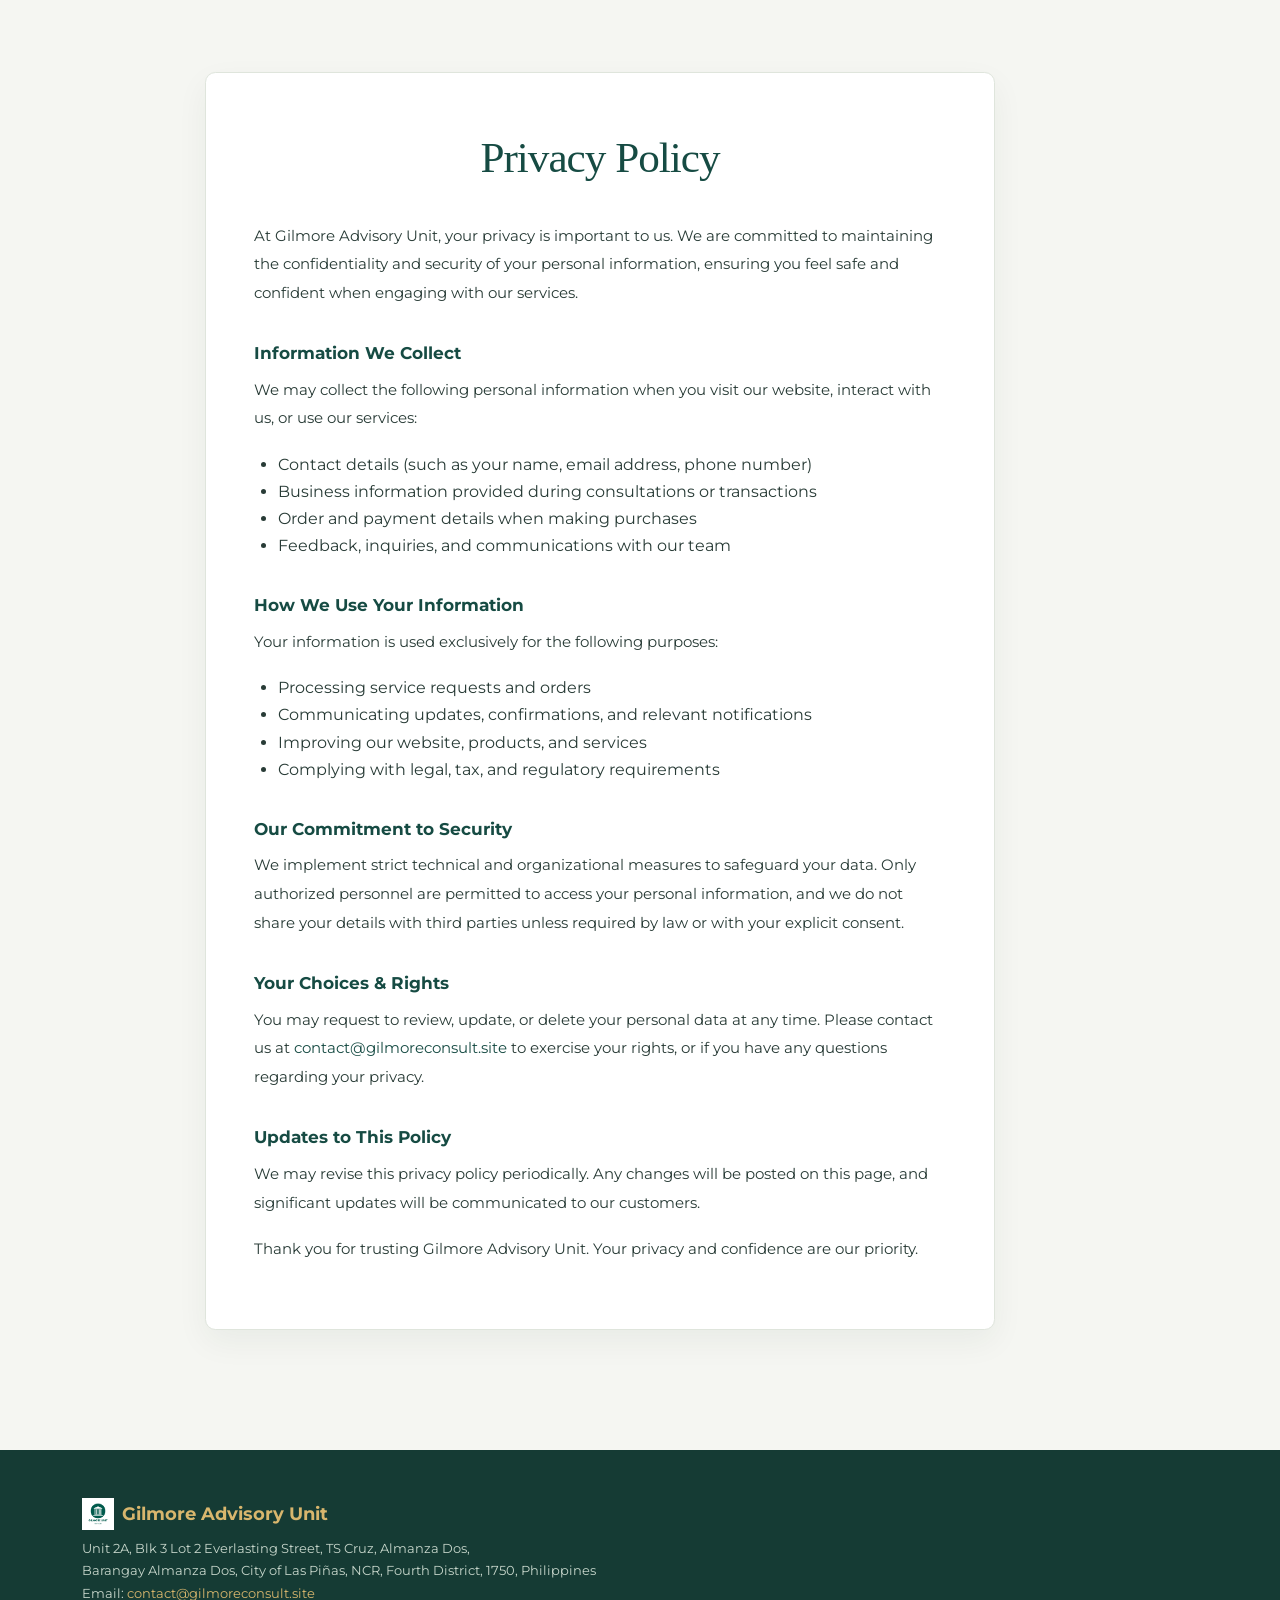
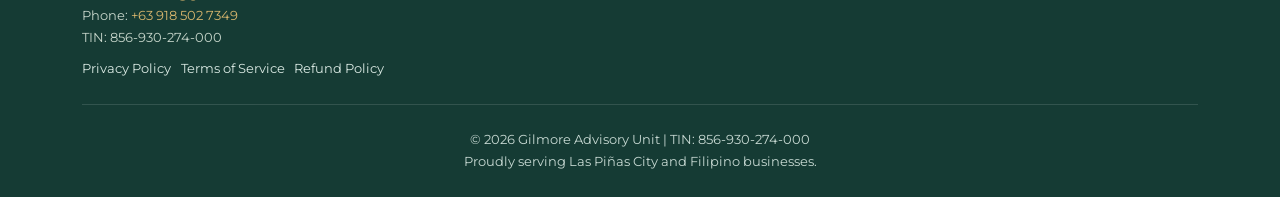
<file: privacy-policy.html>
<!DOCTYPE html>
<html lang="en">
<head>
  <meta charset="UTF-8" />
  <meta name="viewport" content="width=device-width, initial-scale=1.0" />
  <title>Privacy Policy | Gilmore Advisory Unit</title>
  <link rel="icon" type="image/png" href="image/FAVICON.png" />
  <link href="https://fonts.googleapis.com/css2?family=Montserrat:wght@400;700;900&display=swap" rel="stylesheet" />
  <style>
    :root {
      --primary: #005a4c;
      --accent: #ffc53c;
      --background: #f8fbfa;
      --text: #222e2e;
      --footer-bg: #003f36;
      --radius: 1rem;
      --shadow: 0 8px 28px 0 rgba(0,90,76,0.09);
    }
    * { box-sizing: border-box; margin: 0; padding: 0; }
    body {
      font-family: 'Montserrat', Arial, sans-serif;
      background: var(--background);
      color: var(--text);
      min-height: 100vh;
      line-height: 1.7;
      display: flex;
      flex-direction: column;
    }
    a { color: var(--primary); text-decoration: none; transition: color .2s; }
    a:hover { color: var(--accent);}
    .container {
      max-width: 790px;
      margin: 2rem auto 2rem auto;
      background: var(--white, #fff);
      border-radius: var(--radius);
      box-shadow: var(--shadow);
      padding: 2.5rem 1.2rem 2.7rem 1.2rem;
    }
    .policy-title {
      font-size: 2rem;
      font-weight: 900;
      color: var(--primary);
      margin-bottom: 1.2rem;
      text-align: center;
      letter-spacing: .5px;
    }
    .policy-section-title {
      font-size: 1.25rem;
      font-weight: 700;
      color: var(--primary);
      margin-top: 2.1rem;
      margin-bottom: .5rem;
    }
    .policy-text {
      font-size: 1.08rem;
      color: var(--text);
      margin-bottom: 1.1rem;
    }
    ul, ol {
      margin-left: 1.5rem;
      margin-bottom: 1.2rem;
    }
    .footer {
      background: var(--footer-bg); color: #fff; padding: 2.5rem 0 1.1rem; border-radius: var(--radius) var(--radius) 0 0; width: 100%; margin-top: 2.5rem;
    }
    .footer-content {max-width: 1180px; margin: 0 auto; padding: 0 2rem;}
    .footer-logo { display: flex; align-items: center; font-size: 1.2rem; font-weight: 900; gap: .5rem; margin-bottom: 0.45rem; color: var(--accent);}
    .footer-logo img { width: 32px; height: 32px; }
    .footer-desc { color: #ffc53c; font-size: 0.98rem; margin-bottom: .6rem;}
    .footer-links { display: flex; gap: 1.6rem; flex-wrap: wrap; margin-bottom: 1.2rem;}
    .footer-link { color: #e7f5ef; font-size: .96rem; transition: color .2s; opacity: .94;}
    .footer-link:hover { color: var(--accent);}
    .footer-bottom { text-align: center; font-size: .95rem; color: #e7f5ef; margin-top: 1.5rem; opacity: .85;}
    @media (max-width: 850px) {
      .container {max-width: 98vw;}
    }
    @media (max-width: 600px) {
      .container {padding: 1.2rem .3rem 2rem .3rem;}
      .footer {padding: 1.2rem 0 .9rem;}
      .footer-logo img {width: 24px; height: 24px;}
    }
  </style>
  <link rel="stylesheet" href="refinements.css" />
</head>
<body>
  <main>
    <div class="container">
      <div class="policy-title">Privacy Policy</div>
      <div class="policy-text">
        At Gilmore Advisory Unit, your privacy is important to us. We are committed to maintaining the confidentiality and security of your personal information, ensuring you feel safe and confident when engaging with our services.
      </div>
      <div class="policy-section-title">Information We Collect</div>
      <div class="policy-text">
        We may collect the following personal information when you visit our website, interact with us, or use our services:
      </div>
      <ul>
        <li>Contact details (such as your name, email address, phone number)</li>
        <li>Business information provided during consultations or transactions</li>
        <li>Order and payment details when making purchases</li>
        <li>Feedback, inquiries, and communications with our team</li>
      </ul>
      <div class="policy-section-title">How We Use Your Information</div>
      <div class="policy-text">
        Your information is used exclusively for the following purposes:
      </div>
      <ul>
        <li>Processing service requests and orders</li>
        <li>Communicating updates, confirmations, and relevant notifications</li>
        <li>Improving our website, products, and services</li>
        <li>Complying with legal, tax, and regulatory requirements</li>
      </ul>
      <div class="policy-section-title">Our Commitment to Security</div>
      <div class="policy-text">
        We implement strict technical and organizational measures to safeguard your data. Only authorized personnel are permitted to access your personal information, and we do not share your details with third parties unless required by law or with your explicit consent.
      </div>
      <div class="policy-section-title">Your Choices & Rights</div>
      <div class="policy-text">
        You may request to review, update, or delete your personal data at any time. Please contact us at <a href="mailto:contact@gilmoreconsult.site">contact@gilmoreconsult.site</a> to exercise your rights, or if you have any questions regarding your privacy.
      </div>
      <div class="policy-section-title">Updates to This Policy</div>
      <div class="policy-text">
        We may revise this privacy policy periodically. Any changes will be posted on this page, and significant updates will be communicated to our customers.
      </div>
      <div class="policy-text">
        Thank you for trusting Gilmore Advisory Unit. Your privacy and confidence are our priority.
      </div>
    </div>
  </main>
  <footer class="footer">
    <div class="footer-content">
      <div class="footer-logo">
        <img src="image/LOGO.png" alt="Gilmore Advisory Unit Logo" />
        Gilmore Advisory Unit
      </div>
      <div class="footer-desc">
        Unit 2A, Blk 3 Lot 2 Everlasting Street, TS Cruz, Almanza Dos,<br>
        Barangay Almanza Dos, City of Las Piñas, NCR, Fourth District, 1750, Philippines<br>
        Email: <a href="mailto:contact@gilmoreconsult.site" style="color:var(--accent);">contact@gilmoreconsult.site</a><br>
        Phone: <a href="tel:+639185027349" style="color:var(--accent);">+63 918 502 7349</a><br>
        TIN: 856-930-274-000
      </div>
      <div class="footer-links">
        <a href="privacy-policy.html" class="footer-link">Privacy Policy</a>
        <a href="terms.html" class="footer-link">Terms of Service</a>
        <a href="refund-policy.html" class="footer-link">Refund Policy</a>
      </div>
      <div class="footer-bottom">
        &copy; <span id="footer-year"></span> Gilmore Advisory Unit | TIN: 856-930-274-000<br>
        Proudly serving Las Piñas City and Filipino businesses.
      </div>
    </div>
    <script>
      document.getElementById('footer-year').textContent = new Date().getFullYear();
    </script>
  </footer>
</body>
</html>
</file>
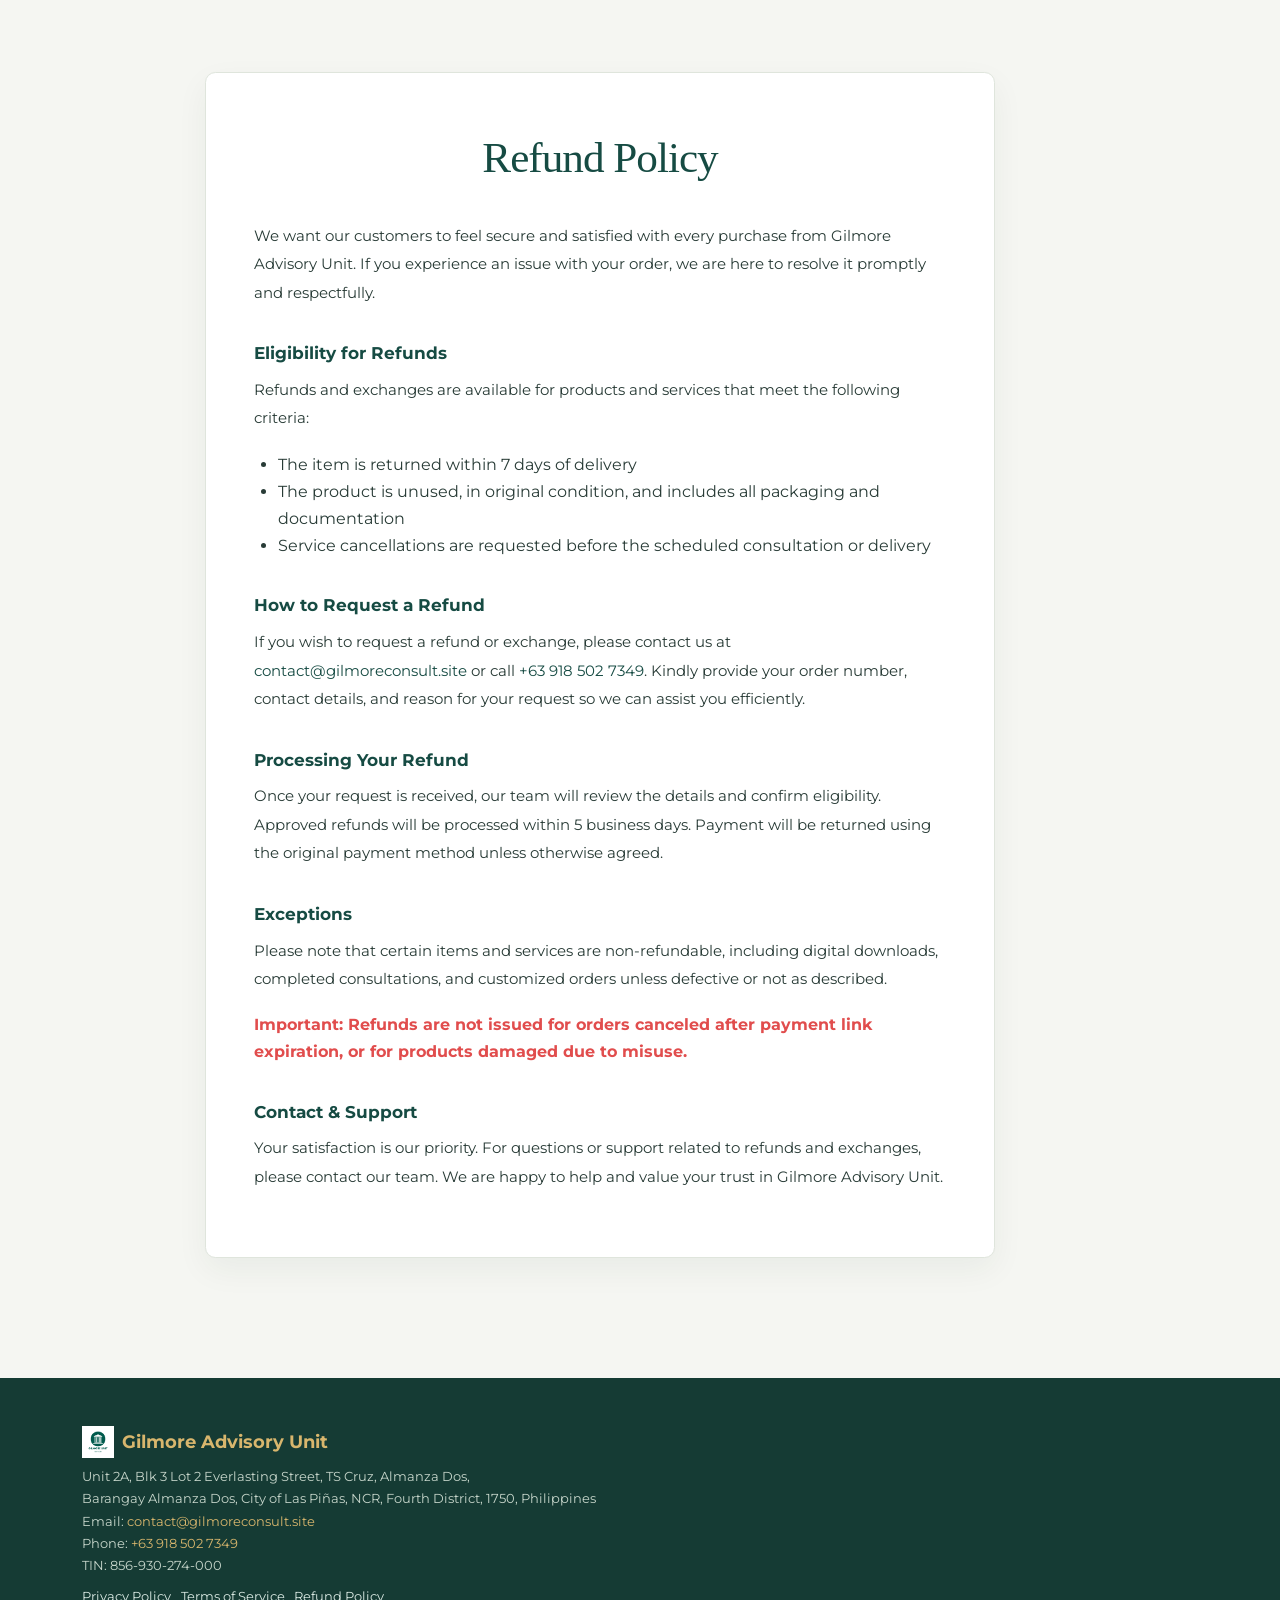
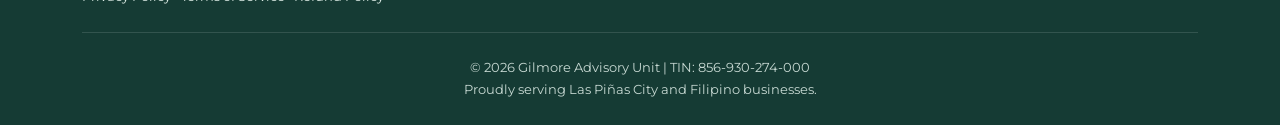
<file: refund-policy.html>
<!DOCTYPE html>
<html lang="en">
<head>
  <meta charset="UTF-8" />
  <meta name="viewport" content="width=device-width, initial-scale=1.0" />
  <title>Refund Policy | Gilmore Advisory Unit</title>
  <link rel="icon" type="image/png" href="image/FAVICON.png" />
  <link href="https://fonts.googleapis.com/css2?family=Montserrat:wght@400;700;900&display=swap" rel="stylesheet" />
  <style>
    :root {
      --primary: #005a4c;
      --accent: #ffc53c;
      --background: #f8fbfa;
      --text: #222e2e;
      --footer-bg: #003f36;
      --radius: 1rem;
      --shadow: 0 8px 28px 0 rgba(0,90,76,0.09);
      --danger: #e14d4d;
    }
    * { box-sizing: border-box; margin: 0; padding: 0; }
    body {
      font-family: 'Montserrat', Arial, sans-serif;
      background: var(--background);
      color: var(--text);
      min-height: 100vh;
      line-height: 1.7;
      display: flex;
      flex-direction: column;
    }
    a { color: var(--primary); text-decoration: none; transition: color .2s; }
    a:hover { color: var(--accent);}
    .container {
      max-width: 790px;
      margin: 2rem auto 2rem auto;
      background: var(--white, #fff);
      border-radius: var(--radius);
      box-shadow: var(--shadow);
      padding: 2.5rem 1.2rem 2.7rem 1.2rem;
    }
    .policy-title {
      font-size: 2rem;
      font-weight: 900;
      color: var(--primary);
      margin-bottom: 1.2rem;
      text-align: center;
      letter-spacing: .5px;
    }
    .policy-section-title {
      font-size: 1.25rem;
      font-weight: 700;
      color: var(--primary);
      margin-top: 2.1rem;
      margin-bottom: .5rem;
    }
    .policy-text {
      font-size: 1.08rem;
      color: var(--text);
      margin-bottom: 1.1rem;
    }
    ul, ol {
      margin-left: 1.5rem;
      margin-bottom: 1.2rem;
    }
    .notice {
      color: var(--danger);
      font-weight: 700;
      margin-bottom: 1rem;
      margin-top: .7rem;
    }
    .footer {
      background: var(--footer-bg); color: #fff; padding: 2.5rem 0 1.1rem; border-radius: var(--radius) var(--radius) 0 0; width: 100%; margin-top: 2.5rem;
    }
    .footer-content {max-width: 1180px; margin: 0 auto; padding: 0 2rem;}
    .footer-logo { display: flex; align-items: center; font-size: 1.2rem; font-weight: 900; gap: .5rem; margin-bottom: 0.45rem; color: var(--accent);}
    .footer-logo img { width: 32px; height: 32px; }
    .footer-desc { color: #ffc53c; font-size: 0.98rem; margin-bottom: .6rem;}
    .footer-links { display: flex; gap: 1.6rem; flex-wrap: wrap; margin-bottom: 1.2rem;}
    .footer-link { color: #e7f5ef; font-size: .96rem; transition: color .2s; opacity: .94;}
    .footer-link:hover { color: var(--accent);}
    .footer-bottom { text-align: center; font-size: .95rem; color: #e7f5ef; margin-top: 1.5rem; opacity: .85;}
    @media (max-width: 850px) {
      .container {max-width: 98vw;}
    }
    @media (max-width: 600px) {
      .container {padding: 1.2rem .3rem 2rem .3rem;}
      .footer {padding: 1.2rem 0 .9rem;}
      .footer-logo img {width: 24px; height: 24px;}
    }
  </style>
  <link rel="stylesheet" href="refinements.css" />
</head>
<body>
  <main>
    <div class="container">
      <div class="policy-title">Refund Policy</div>
      <div class="policy-text">
        We want our customers to feel secure and satisfied with every purchase from Gilmore Advisory Unit. If you experience an issue with your order, we are here to resolve it promptly and respectfully.
      </div>
      <div class="policy-section-title">Eligibility for Refunds</div>
      <div class="policy-text">
        Refunds and exchanges are available for products and services that meet the following criteria:
      </div>
      <ul>
        <li>The item is returned within 7 days of delivery</li>
        <li>The product is unused, in original condition, and includes all packaging and documentation</li>
        <li>Service cancellations are requested before the scheduled consultation or delivery</li>
      </ul>
      <div class="policy-section-title">How to Request a Refund</div>
      <div class="policy-text">
        If you wish to request a refund or exchange, please contact us at <a href="mailto:contact@gilmoreconsult.site">contact@gilmoreconsult.site</a> or call <a href="tel:+639185027349">+63 918 502 7349</a>. Kindly provide your order number, contact details, and reason for your request so we can assist you efficiently.
      </div>
      <div class="policy-section-title">Processing Your Refund</div>
      <div class="policy-text">
        Once your request is received, our team will review the details and confirm eligibility. Approved refunds will be processed within 5 business days. Payment will be returned using the original payment method unless otherwise agreed.
      </div>
      <div class="policy-section-title">Exceptions</div>
      <div class="policy-text">
        Please note that certain items and services are non-refundable, including digital downloads, completed consultations, and customized orders unless defective or not as described.
      </div>
      <div class="notice">
        Important: Refunds are not issued for orders canceled after payment link expiration, or for products damaged due to misuse.
      </div>
      <div class="policy-section-title">Contact & Support</div>
      <div class="policy-text">
        Your satisfaction is our priority. For questions or support related to refunds and exchanges, please contact our team. We are happy to help and value your trust in Gilmore Advisory Unit.
      </div>
    </div>
  </main>
  <footer class="footer">
    <div class="footer-content">
      <div class="footer-logo">
        <img src="image/LOGO.png" alt="Gilmore Advisory Unit Logo" />
        Gilmore Advisory Unit
      </div>
      <div class="footer-desc">
        Unit 2A, Blk 3 Lot 2 Everlasting Street, TS Cruz, Almanza Dos,<br>
        Barangay Almanza Dos, City of Las Piñas, NCR, Fourth District, 1750, Philippines<br>
        Email: <a href="mailto:contact@gilmoreconsult.site" style="color:var(--accent);">contact@gilmoreconsult.site</a><br>
        Phone: <a href="tel:+639185027349" style="color:var(--accent);">+63 918 502 7349</a><br>
        TIN: 856-930-274-000
      </div>
      <div class="footer-links">
        <a href="privacy-policy.html" class="footer-link">Privacy Policy</a>
        <a href="terms.html" class="footer-link">Terms of Service</a>
        <a href="refund-policy.html" class="footer-link">Refund Policy</a>
      </div>
      <div class="footer-bottom">
        &copy; <span id="footer-year"></span> Gilmore Advisory Unit | TIN: 856-930-274-000<br>
        Proudly serving Las Piñas City and Filipino businesses.
      </div>
    </div>
    <script>
      document.getElementById('footer-year').textContent = new Date().getFullYear();
    </script>
  </footer>
</body>
</html>
</file>
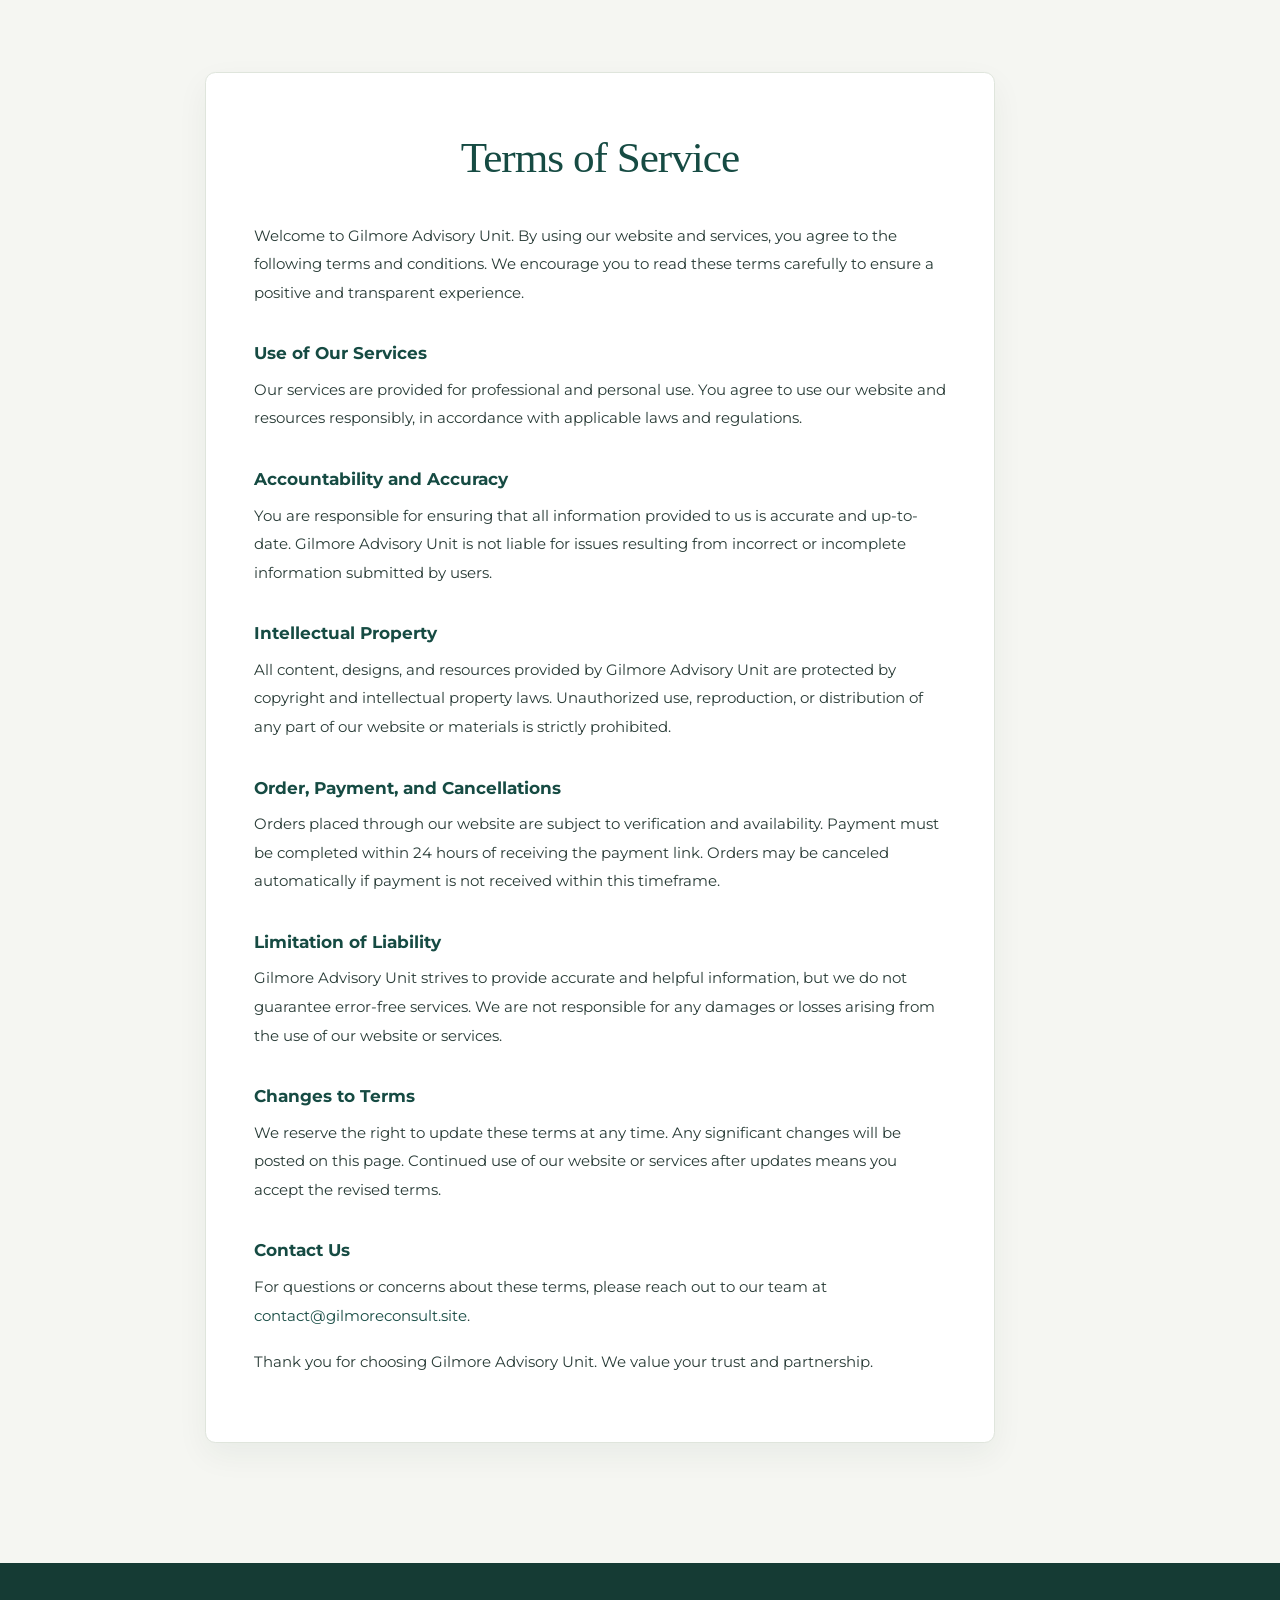
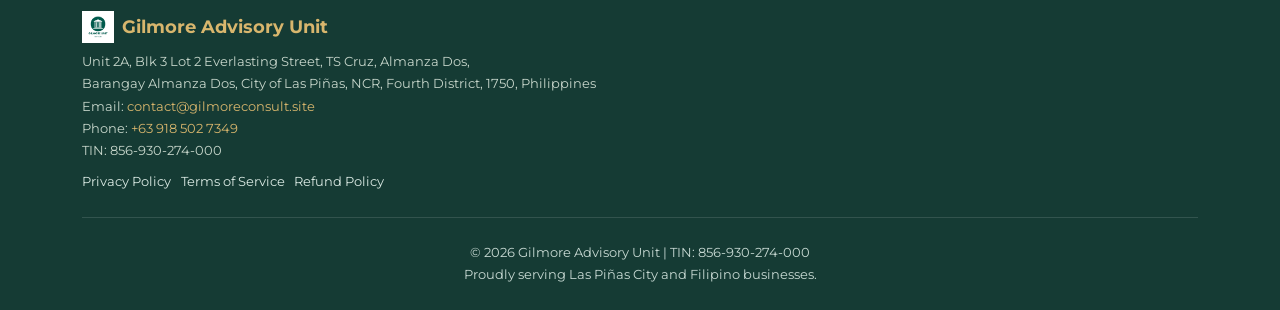
<file: terms.html>
<!DOCTYPE html>
<html lang="en">
<head>
  <meta charset="UTF-8" />
  <meta name="viewport" content="width=device-width, initial-scale=1.0" />
  <title>Terms of Service | Gilmore Advisory Unit</title>
  <link rel="icon" type="image/png" href="image/FAVICON.png" />
  <link href="https://fonts.googleapis.com/css2?family=Montserrat:wght@400;700;900&display=swap" rel="stylesheet" />
  <style>
    :root {
      --primary: #005a4c;
      --accent: #ffc53c;
      --background: #f8fbfa;
      --text: #222e2e;
      --footer-bg: #003f36;
      --radius: 1rem;
      --shadow: 0 8px 28px 0 rgba(0,90,76,0.09);
    }
    * { box-sizing: border-box; margin: 0; padding: 0; }
    body {
      font-family: 'Montserrat', Arial, sans-serif;
      background: var(--background);
      color: var(--text);
      min-height: 100vh;
      line-height: 1.7;
      display: flex;
      flex-direction: column;
    }
    a { color: var(--primary); text-decoration: none; transition: color .2s; }
    a:hover { color: var(--accent);}
    .container {
      max-width: 790px;
      margin: 2rem auto 2rem auto;
      background: var(--white, #fff);
      border-radius: var(--radius);
      box-shadow: var(--shadow);
      padding: 2.5rem 1.2rem 2.7rem 1.2rem;
    }
    .policy-title {
      font-size: 2rem;
      font-weight: 900;
      color: var(--primary);
      margin-bottom: 1.2rem;
      text-align: center;
      letter-spacing: .5px;
    }
    .policy-section-title {
      font-size: 1.25rem;
      font-weight: 700;
      color: var(--primary);
      margin-top: 2.1rem;
      margin-bottom: .5rem;
    }
    .policy-text {
      font-size: 1.08rem;
      color: var(--text);
      margin-bottom: 1.1rem;
    }
    ul, ol {
      margin-left: 1.5rem;
      margin-bottom: 1.2rem;
    }
    .footer {
      background: var(--footer-bg); color: #fff; padding: 2.5rem 0 1.1rem; border-radius: var(--radius) var(--radius) 0 0; width: 100%; margin-top: 2.5rem;
    }
    .footer-content {max-width: 1180px; margin: 0 auto; padding: 0 2rem;}
    .footer-logo { display: flex; align-items: center; font-size: 1.2rem; font-weight: 900; gap: .5rem; margin-bottom: 0.45rem; color: var(--accent);}
    .footer-logo img { width: 32px; height: 32px; }
    .footer-desc { color: #ffc53c; font-size: 0.98rem; margin-bottom: .6rem;}
    .footer-links { display: flex; gap: 1.6rem; flex-wrap: wrap; margin-bottom: 1.2rem;}
    .footer-link { color: #e7f5ef; font-size: .96rem; transition: color .2s; opacity: .94;}
    .footer-link:hover { color: var(--accent);}
    .footer-bottom { text-align: center; font-size: .95rem; color: #e7f5ef; margin-top: 1.5rem; opacity: .85;}
    @media (max-width: 850px) {
      .container {max-width: 98vw;}
    }
    @media (max-width: 600px) {
      .container {padding: 1.2rem .3rem 2rem .3rem;}
      .footer {padding: 1.2rem 0 .9rem;}
      .footer-logo img {width: 24px; height: 24px;}
    }
  </style>
  <link rel="stylesheet" href="refinements.css" />
</head>
<body>
  <main>
    <div class="container">
      <div class="policy-title">Terms of Service</div>
      <div class="policy-text">
        Welcome to Gilmore Advisory Unit. By using our website and services, you agree to the following terms and conditions. We encourage you to read these terms carefully to ensure a positive and transparent experience.
      </div>
      <div class="policy-section-title">Use of Our Services</div>
      <div class="policy-text">
        Our services are provided for professional and personal use. You agree to use our website and resources responsibly, in accordance with applicable laws and regulations.
      </div>
      <div class="policy-section-title">Accountability and Accuracy</div>
      <div class="policy-text">
        You are responsible for ensuring that all information provided to us is accurate and up-to-date. Gilmore Advisory Unit is not liable for issues resulting from incorrect or incomplete information submitted by users.
      </div>
      <div class="policy-section-title">Intellectual Property</div>
      <div class="policy-text">
        All content, designs, and resources provided by Gilmore Advisory Unit are protected by copyright and intellectual property laws. Unauthorized use, reproduction, or distribution of any part of our website or materials is strictly prohibited.
      </div>
      <div class="policy-section-title">Order, Payment, and Cancellations</div>
      <div class="policy-text">
        Orders placed through our website are subject to verification and availability. Payment must be completed within 24 hours of receiving the payment link. Orders may be canceled automatically if payment is not received within this timeframe.
      </div>
      <div class="policy-section-title">Limitation of Liability</div>
      <div class="policy-text">
        Gilmore Advisory Unit strives to provide accurate and helpful information, but we do not guarantee error-free services. We are not responsible for any damages or losses arising from the use of our website or services.
      </div>
      <div class="policy-section-title">Changes to Terms</div>
      <div class="policy-text">
        We reserve the right to update these terms at any time. Any significant changes will be posted on this page. Continued use of our website or services after updates means you accept the revised terms.
      </div>
      <div class="policy-section-title">Contact Us</div>
      <div class="policy-text">
        For questions or concerns about these terms, please reach out to our team at <a href="mailto:contact@gilmoreconsult.site">contact@gilmoreconsult.site</a>.
      </div>
      <div class="policy-text">
        Thank you for choosing Gilmore Advisory Unit. We value your trust and partnership.
      </div>
    </div>
  </main>
  <footer class="footer">
    <div class="footer-content">
      <div class="footer-logo">
        <img src="image/LOGO.png" alt="Gilmore Advisory Unit Logo" />
        Gilmore Advisory Unit
      </div>
      <div class="footer-desc">
        Unit 2A, Blk 3 Lot 2 Everlasting Street, TS Cruz, Almanza Dos,<br>
        Barangay Almanza Dos, City of Las Piñas, NCR, Fourth District, 1750, Philippines<br>
        Email: <a href="mailto:contact@gilmoreconsult.site" style="color:var(--accent);">contact@gilmoreconsult.site</a><br>
        Phone: <a href="tel:+639185027349" style="color:var(--accent);">+63 918 502 7349</a><br>
        TIN: 856-930-274-000
      </div>
      <div class="footer-links">
        <a href="privacy-policy.html" class="footer-link">Privacy Policy</a>
        <a href="terms.html" class="footer-link">Terms of Service</a>
        <a href="refund-policy.html" class="footer-link">Refund Policy</a>
      </div>
      <div class="footer-bottom">
        &copy; <span id="footer-year"></span> Gilmore Advisory Unit | TIN: 856-930-274-000<br>
        Proudly serving Las Piñas City and Filipino businesses.
      </div>
    </div>
    <script>
      document.getElementById('footer-year').textContent = new Date().getFullYear();
    </script>
  </footer>
</body>
</html>
</file>
<file: refinements.css>
:root {
  --primary: #164b43;
  --accent: #d8b66d;
  --text: #283b36;
  --background: #f5f6f2;
  --footer-bg: #153b34;
  --radius: .65rem;
  --shadow: 0 12px 32px rgba(22, 56, 44, .055);
  --border: 1px solid #dfe5dc;
}
html { scroll-behavior: smooth; scroll-padding-top: 110px; }
body { -webkit-font-smoothing: antialiased; }
a:hover { color: #81642c; }
a:focus-visible, button:focus-visible, input:focus-visible, select:focus-visible, textarea:focus-visible { outline: 3px solid #a3803d; outline-offset: 4px; }
.header { background: #fffefa; border-bottom: var(--border); box-shadow: none; }
.nav { max-width: 1280px; padding: 1rem 2rem; gap: 1.5rem; }
.nav-logo { font-size: 1.1rem; letter-spacing: -.3px; font-weight: 700; flex-shrink: 0; }
.nav-logo img { width: 46px; height: 46px; object-fit: contain; }
.nav-list { list-style: none; gap: 1.4rem; }
.nav-link { font-size: .78rem; }
.nav-link.active { border-bottom: 2px solid var(--accent); padding-bottom: .5rem; }
.nav-close { display: none; }
main { max-width: 1200px; padding: 2.5rem 2rem 3rem; }
.hero { background: #183f37; border: 1px solid #234d43; border-radius: .8rem; padding: 3.8rem 3rem; gap: 3rem; flex-wrap: nowrap; box-shadow: none; margin-bottom: 2rem; }
.hero-content { flex: 1.6; min-width: 0; }
.hero-title { font-family: Georgia, 'Times New Roman', serif; font-size: clamp(2.7rem, 4.3vw, 3.9rem); font-weight: 400; letter-spacing: -1.7px; line-height: 1.1; color: #fffefa; margin-bottom: 1.5rem; }
.hero-desc { font-size: .93rem; line-height: 1.85; color: #d1ded5; max-width: 550px; }
.hero-desc span { color: #e0c994 !important; font-size: .85rem; line-height: 2; }
.hero-btns { gap: .8rem; flex-wrap: wrap; }
.btn-primary, .btn-secondary { display: inline-flex; align-items: center; justify-content: center; padding: .9rem 1.5rem; font-size: .8rem; border-radius: .3rem; box-shadow: none; }
.hero .btn-primary { background: var(--accent); color: #183f37; }
.hero .btn-primary:hover { background: #e8c98c; }
.hero .btn-secondary { background: transparent; color: #fffefa; border: 1px solid #829a8e; }
.hero .btn-secondary:hover { background: #31584c; }
.hero-img-container { flex: 1; min-width: 0; padding: 1.1rem; border: 1px solid #668072; border-radius: .5rem; background: #ffffff08; }
.hero-img { width: 100%; background: #fff; box-shadow: none; border-radius: .25rem; }
.section-title, .summary-title { font-family: Georgia, 'Times New Roman', serif; font-weight: 400; letter-spacing: -.8px; font-size: clamp(2rem, 3vw, 2.7rem); line-height: 1.3; }
.info-sections { gap: 1rem; margin-bottom: 2rem; }
.info-card { max-width: none; min-width: 0; padding: 1.7rem 1.4rem; border: var(--border); box-shadow: none; align-items: flex-start; text-align: left; }
.info-icon { display: flex; align-items: center; justify-content: center; width: 44px; height: 44px; border-radius: .4rem; background: #edf2e9; font-size: 1.5rem; margin-bottom: 1.1rem; }
.info-title { font-size: .96rem; font-weight: 700; line-height: 1.5; margin-bottom: .7rem; }
.info-desc, .policy-body { font-size: .85rem; line-height: 1.85; color: #5b6b62; overflow-wrap: anywhere; }
#services { padding-top: 1rem; }
#services .info-card { border-top: 3px solid var(--accent); }
#shop { padding: 1.5rem 0; }
.section-title { margin-bottom: 2rem; }
.products-grid { grid-template-columns: repeat(3, minmax(0, 1fr)); gap: 1.25rem; }
.product-card { padding: 1.2rem; border: var(--border); box-shadow: none; align-items: stretch; }
.product-card:hover { transform: translateY(-4px); box-shadow: var(--shadow); }
.product-img { width: 100%; height: 210px; object-fit: contain; background: #f0f3ed; border-radius: .4rem; margin-bottom: 1.3rem; }
.product-name { text-align: left; font-weight: 700; font-size: 1rem; }
.product-desc { text-align: left; font-size: .83rem; color: #5b6b62; margin-bottom: 1.1rem; }
.product-price { margin-top: auto; font-size: 1.1rem; }
.product-add { justify-content: center; padding: .85rem; border-radius: .3rem; font-size: .8rem; font-weight: 700; }
.product-badge { background: #fffefa; color: var(--primary); border: var(--border); border-radius: .25rem; font-size: .68rem; letter-spacing: .2px; box-shadow: none; }
#testimonials .info-card { background: #e9eee5; border-color: #e9eee5; padding: 2rem; }
#testimonials .info-desc { font-family: Georgia, serif; color: var(--primary); font-size: 1.15rem; }
#faq .info-card { background: transparent; }
#contact .info-card { flex-basis: 230px; }
.policy-card { max-width: none; padding: 1.5rem; background: transparent; border: var(--border); box-shadow: none; }
.policy-title { font-size: 1rem; font-weight: 700; }
.footer { border-radius: 0; padding: 3rem 0 1.5rem; }
.footer-container { gap: 2.5rem; }
.footer-brand { flex-basis: 320px; }
.footer-logo { font-size: 1.1rem; font-weight: 700; }
.footer-desc { color: #c7d6cb; font-size: .82rem; }
.footer-link, .footer-bottom { font-size: .8rem; }
.footer-links-title { font-size: .8rem; margin-bottom: .8rem; }
.footer-links { gap: .6rem; }
.footer-bottom { border-top: 1px solid #ffffff26; padding-top: 1.5rem; }
.floating-cart-btn { width: 56px; height: 56px; font-size: 1.6rem; border: 3px solid #fffefa; box-shadow: 0 6px 24px #153b3426; }
.cart-overlay { background: #142e2866; backdrop-filter: blur(3px); }
.cart-sidebar { width: 390px; background: #fffefa; }
.cart-sidebar-title { font-family: Georgia, serif; font-size: 1.7rem; font-weight: 400; }
.cart-sidebar-footer { flex-wrap: wrap; gap: 1rem; }
.cart-item-details { min-width: 0; }
.cart-item-title { overflow-wrap: anywhere; }
.container { padding: 3rem; border: var(--border); }
.container > .policy-title { font-family: Georgia, serif; font-size: 2.7rem; font-weight: 400; letter-spacing: -1px; margin-bottom: 1.7rem; }
.policy-section-title { font-size: 1.05rem; margin-top: 2rem; }
.policy-text { font-size: .94rem; line-height: 1.9; overflow-wrap: anywhere; }
.main-content { max-width: 780px; padding: 2.5rem; border: var(--border); }
.summary-desc { color: #5b6b62; font-size: .92rem; }
.order-section, .customer-section { background: #f3f5ef; box-shadow: none; padding: 1.5rem; }
.order-row { font-size: .88rem; gap: 1.5rem; }
.order-value { min-width: 0; overflow-wrap: anywhere; }
.customer-row { flex-direction: column; gap: .45rem; }
.customer-label { font-size: .82rem; }
.customer-value { width: 100%; max-width: none; text-align: left; border: 1px solid #ccd6ca; padding: .8rem; border-radius: .3rem; background: #fff; font: inherit; font-size: 1rem; }
.checkout-section .checkout-btn { width: 100%; border-radius: .3rem; font-size: .9rem; margin-top: 0; }
.confirmation-section { background: #edf2e7; box-shadow: none; border: var(--border); }
.confirmation-desc { font-size: .94rem; }
@media (min-width: 701px) and (max-width: 1100px) {
  .nav { flex-wrap: wrap; justify-content: center; gap: .75rem; }
  .nav-actions { display: none; }
  .hero { flex-direction: row; text-align: left; padding: 2.5rem 2rem; gap: 2rem; }
  .hero-img { margin: 0; }
  .nav-list { gap: 1.1rem; }
}
@media (max-width: 700px) {
  html { scroll-padding-top: 90px; }
  .nav { padding: .8rem 1rem; gap: .5rem; }
  .nav-logo { font-size: .98rem; }
  .nav-logo img { width: 36px; height: 36px; }
  .nav-toggle { margin-left: 0; }
  .nav-list .nav-link { font-size: .9rem; }
  main { padding: 1.2rem 1rem 2rem; }
  .hero { flex-direction: column; text-align: left; padding: 2rem 1.5rem; gap: 2rem; }
  .hero-title { font-size: 2.7rem; }
  .hero-img-container { width: 230px; flex: auto; }
  .hero-img { margin: 0; }
  .products-grid { grid-template-columns: repeat(2, minmax(0, 1fr)); gap: .75rem; }
  .product-card { padding: .8rem; }
  .product-img { height: 155px; }
  .product-name { font-size: .88rem; }
  .product-desc { font-size: .78rem; }
  .product-add { font-size: .7rem; padding: .75rem .3rem; }
  .info-card { padding: 1.4rem; }
  .footer-brand, .footer-links-group { flex-basis: auto; }
  .footer-container { gap: 1rem; }
  .footer-content { padding: 0 1.5rem; }
  .container { margin: 0 auto; padding: 1.75rem 1.25rem; max-width: 100%; }
  .container > .policy-title { font-size: 2.1rem; }
  .main-content { margin: .5rem auto; padding: 1.5rem 1rem; }
  body:has(.main-content) .nav { flex-wrap: wrap; justify-content: center; }
  body:has(.main-content) .nav-list { flex-wrap: wrap; justify-content: center; gap: .9rem; }
  body:has(.main-content) .nav-link { font-size: .72rem; }
  .order-section, .customer-section { padding: 1.1rem; }
  .order-row { gap: 1rem; font-size: .82rem; }
  .cart-sidebar { padding: 1.5rem 1rem; }
}
@media (max-width: 360px) {
  .nav-logo { font-size: .86rem; }
  .hero-title { font-size: 2.3rem; }
  .products-grid { grid-template-columns: 1fr; }
}
@media (prefers-reduced-motion: reduce) {
  html { scroll-behavior: auto; }
  *, *::before, *::after { transition: none !important; animation: none !important; }
  .product-card:hover { transform: none; }
}
</file>
